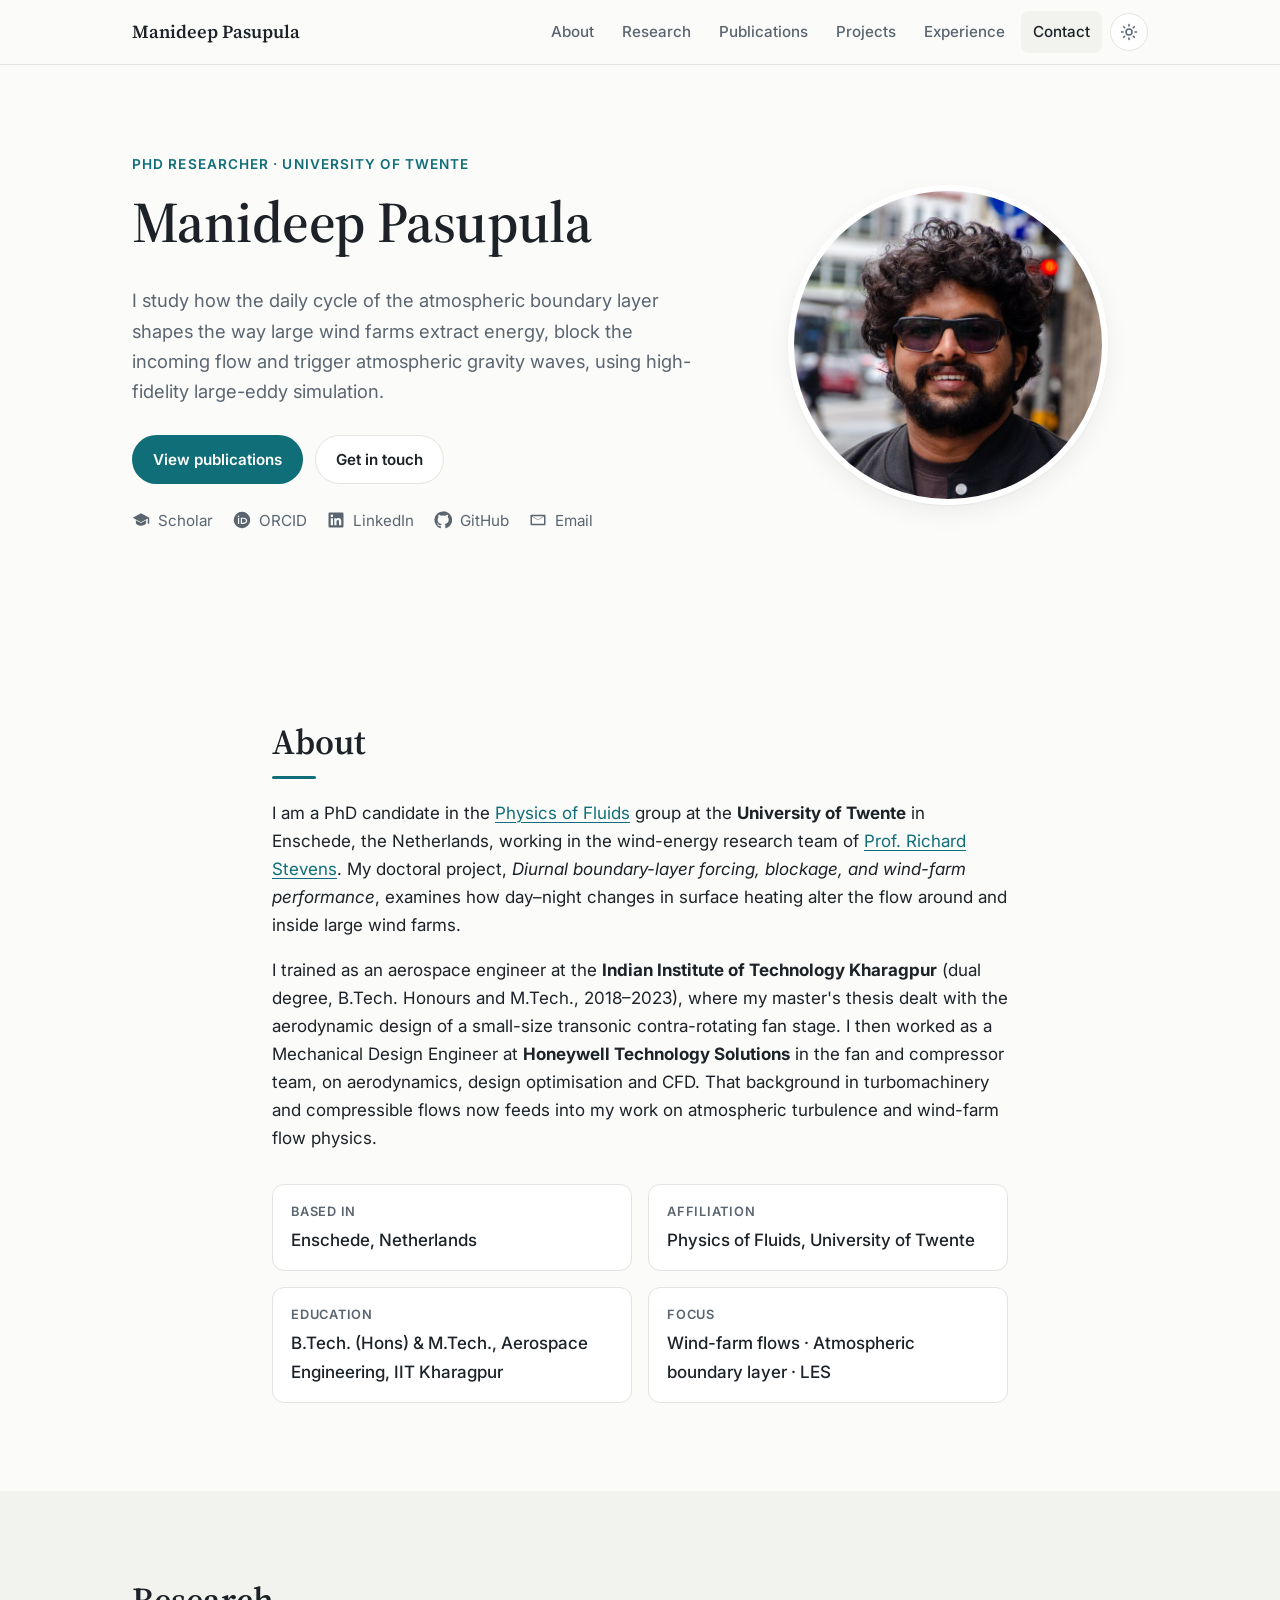
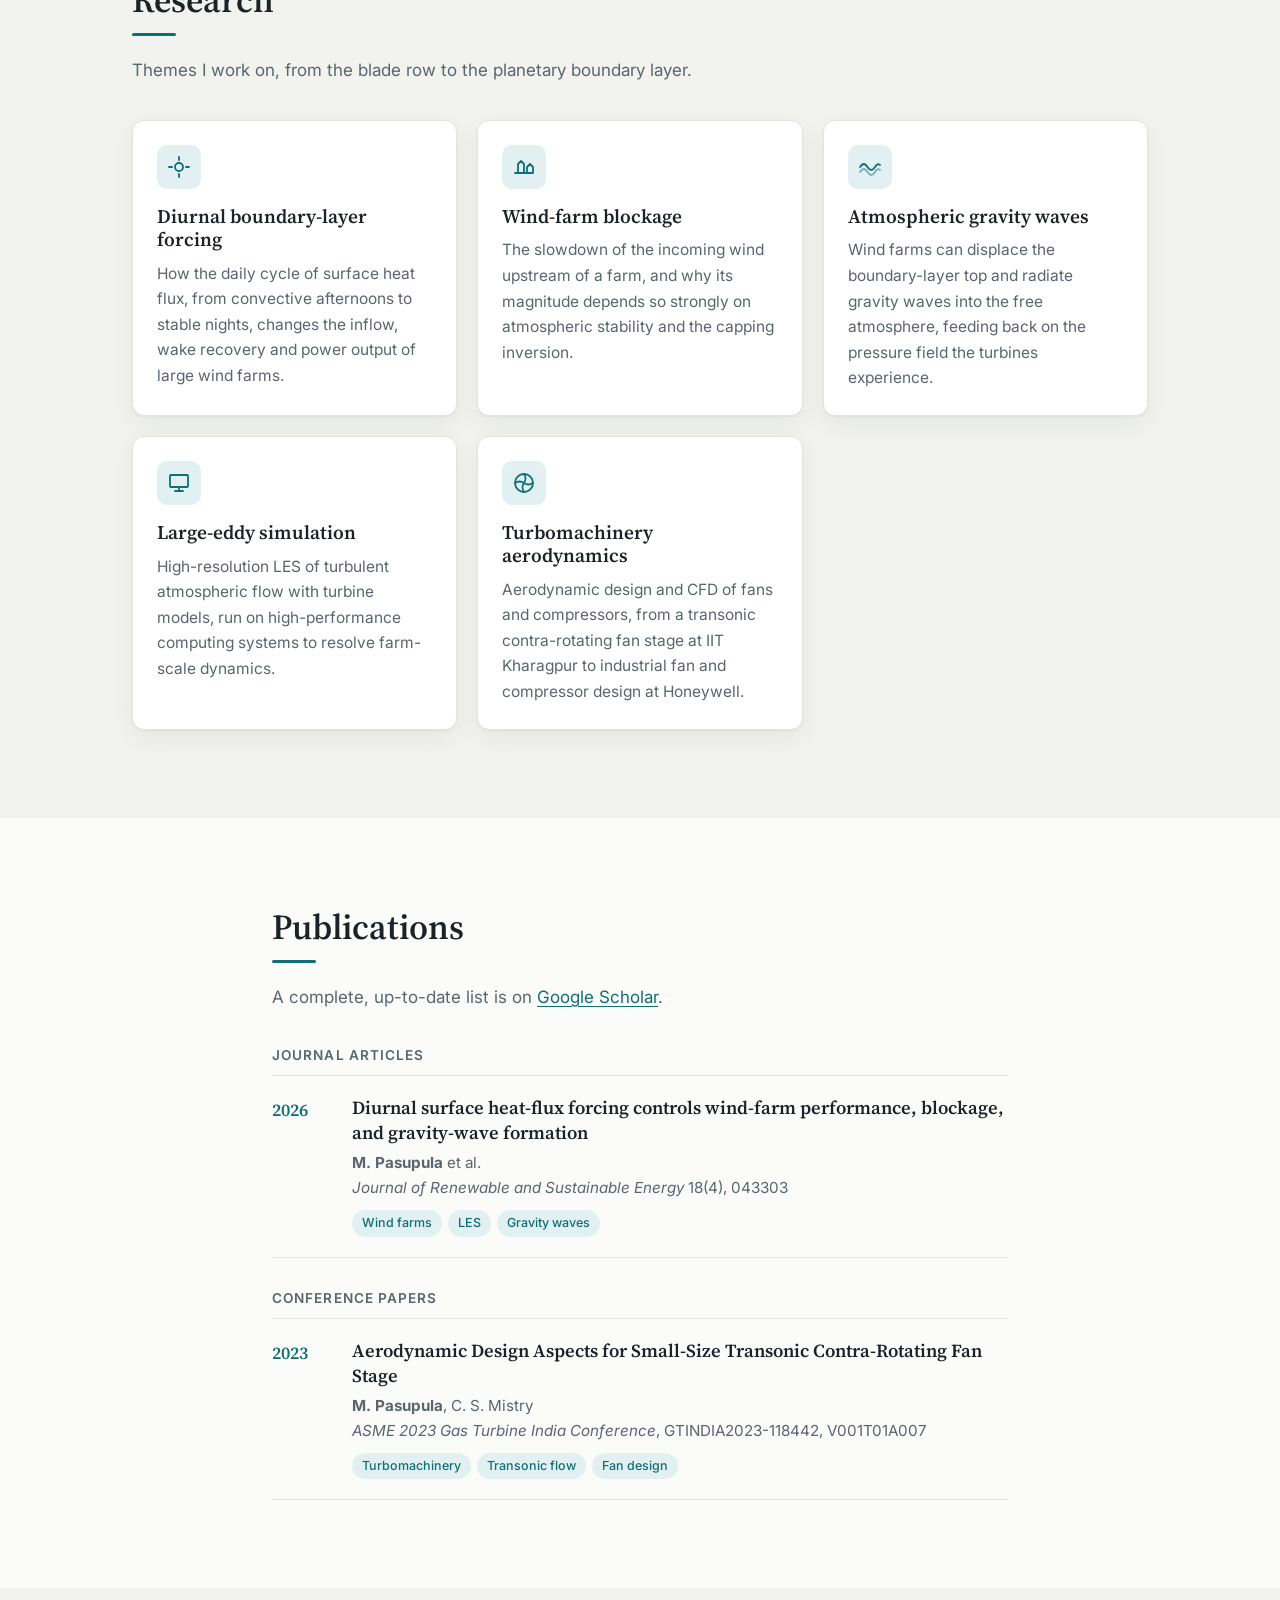
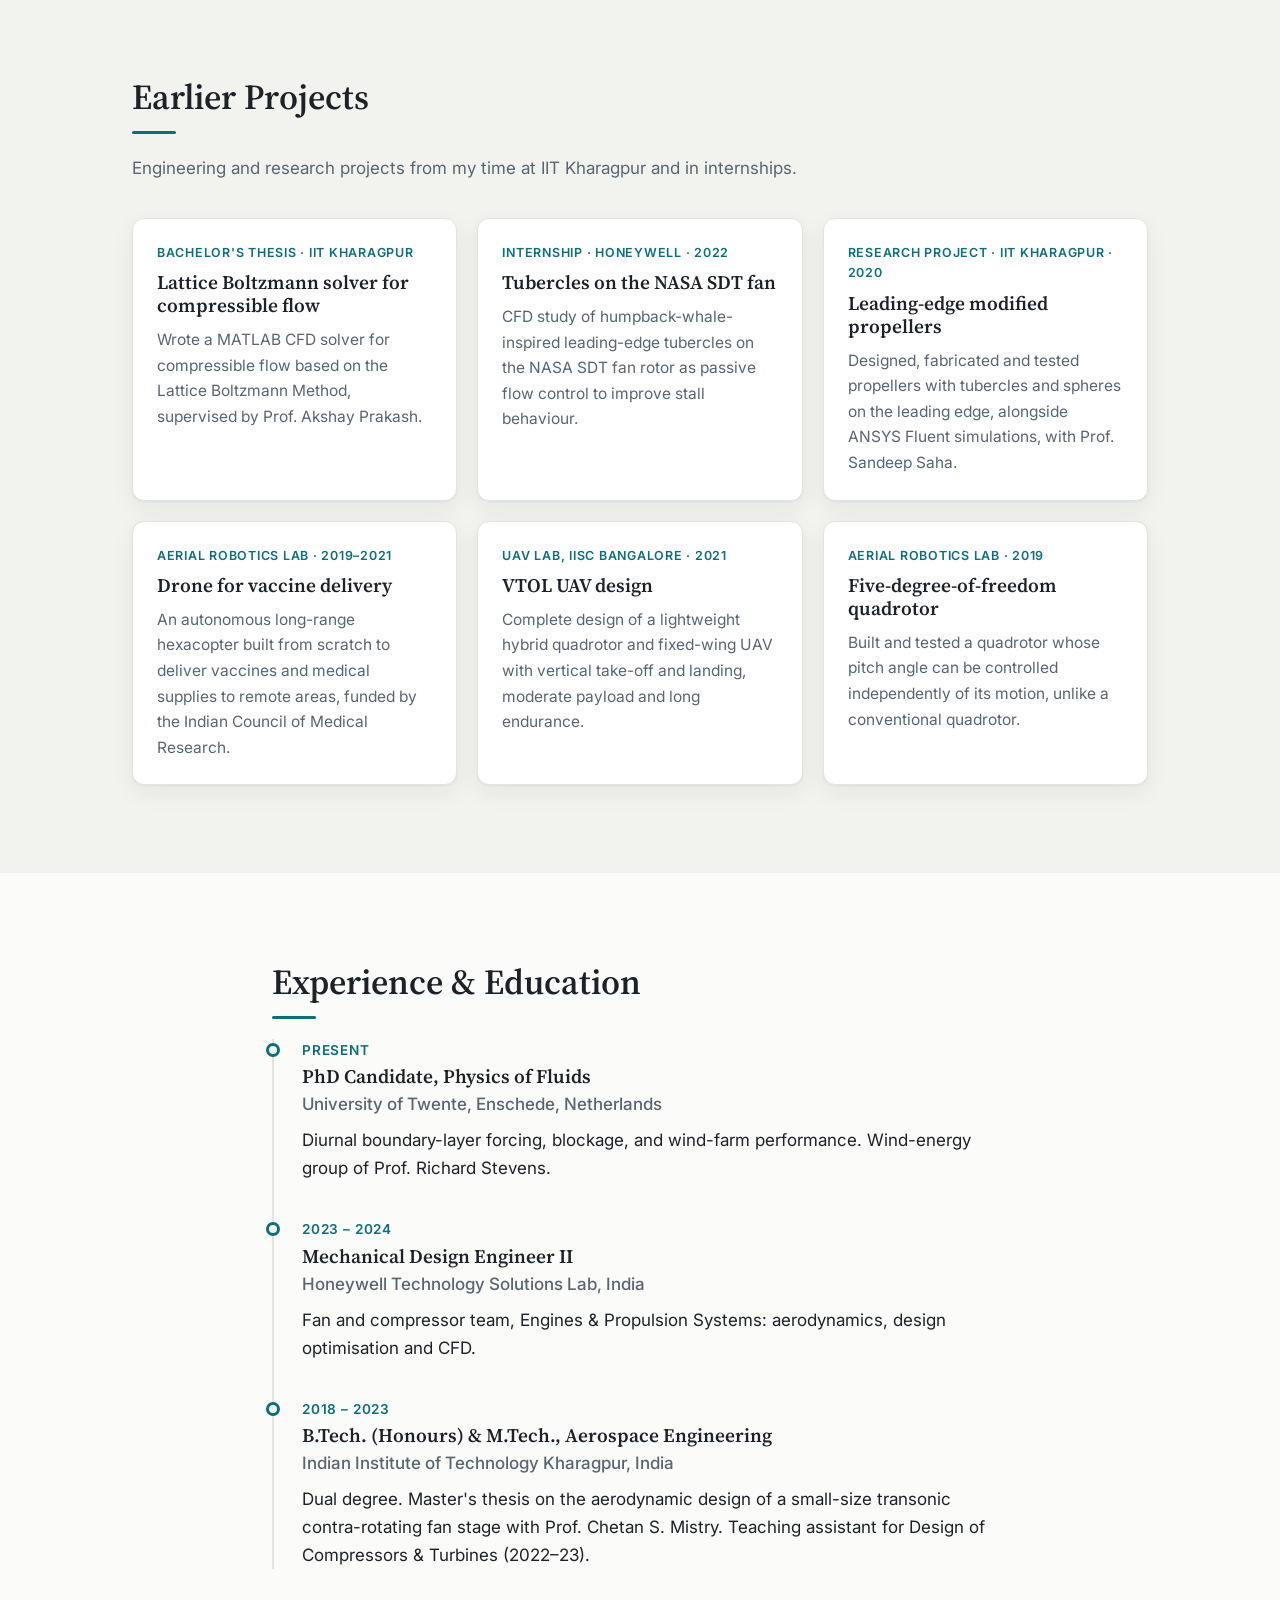
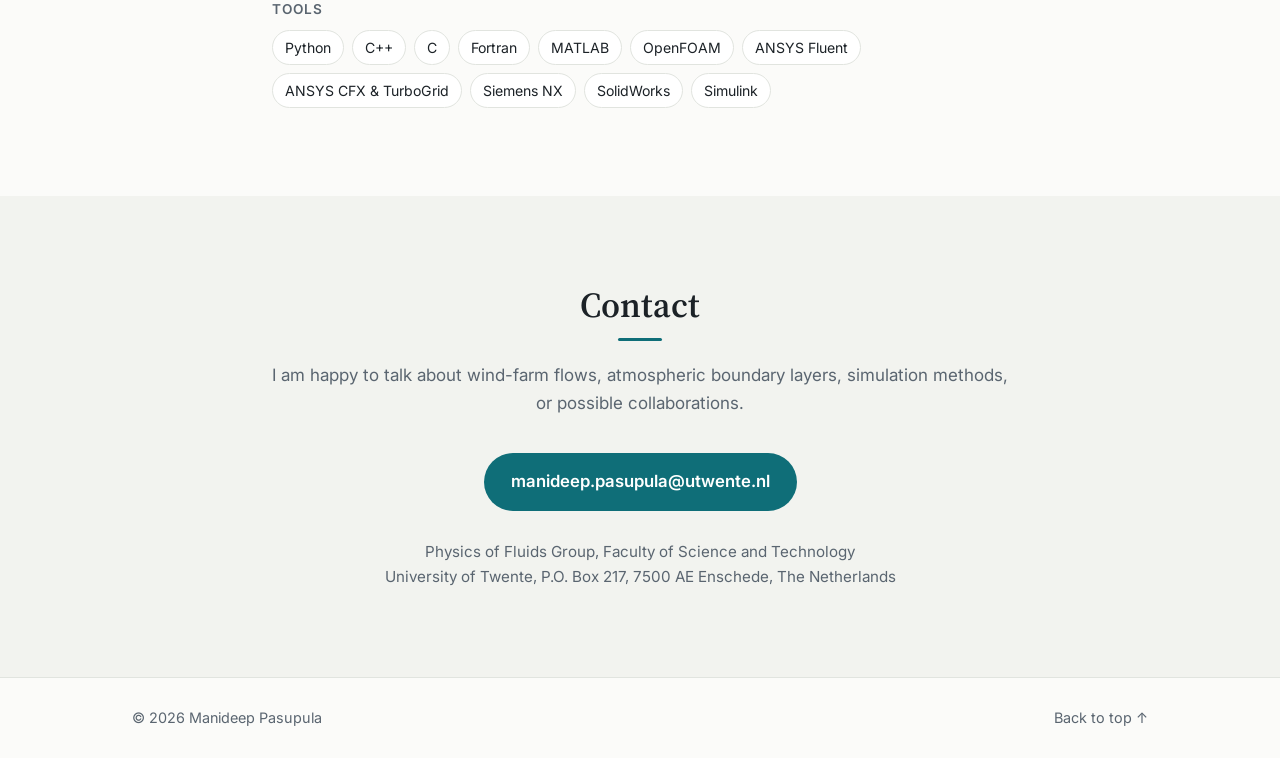
<file: index.html>
<!doctype html>
<html lang="en">
<head>
  <meta charset="utf-8">
  <meta name="viewport" content="width=device-width, initial-scale=1">
  <title>Manideep Pasupula | Wind Energy &amp; Atmospheric Flow Researcher</title>
  <meta name="description" content="Manideep Pasupula is a PhD researcher in the Physics of Fluids group at the University of Twente, studying how the diurnal atmospheric boundary layer shapes wind-farm performance, blockage and gravity waves.">
  <meta name="author" content="Manideep Pasupula">
  <meta property="og:title" content="Manideep Pasupula">
  <meta property="og:description" content="PhD researcher in wind-farm aerodynamics and atmospheric boundary-layer flows at the University of Twente.">
  <meta property="og:type" content="website">
  <link rel="icon" href="assets/img/favicon.svg" type="image/svg+xml">
  <link rel="preconnect" href="https://fonts.googleapis.com">
  <link rel="preconnect" href="https://fonts.gstatic.com" crossorigin>
  <link href="https://fonts.googleapis.com/css2?family=Inter:wght@400;500;600&family=Source+Serif+4:opsz,wght@8..60,500;8..60,600&display=swap" rel="stylesheet">
  <link rel="stylesheet" href="assets/css/style.css">
  <script>
    // Apply saved theme before paint to avoid a flash.
    try { const t = localStorage.getItem('theme'); if (t) document.documentElement.dataset.theme = t; } catch (e) {}
  </script>
</head>
<body>
  <a class="skip-link" href="#main">Skip to content</a>

  <header class="site-header">
    <nav class="nav container" aria-label="Primary">
      <a class="brand" href="#top">Manideep Pasupula</a>
      <button class="nav-toggle" aria-expanded="false" aria-controls="nav-links" aria-label="Open menu">
        <span></span><span></span><span></span>
      </button>
      <ul id="nav-links" class="nav-links">
        <li><a href="#about">About</a></li>
        <li><a href="#research">Research</a></li>
        <li><a href="#publications">Publications</a></li>
        <li><a href="#projects">Projects</a></li>
        <li><a href="#experience">Experience</a></li>
        <li><a href="#contact">Contact</a></li>
        <li>
          <button class="theme-toggle" aria-label="Toggle dark mode" title="Toggle dark mode">
            <svg class="icon-sun" viewBox="0 0 24 24" aria-hidden="true"><circle cx="12" cy="12" r="4"/><path d="M12 2v2M12 20v2M4.9 4.9l1.4 1.4M17.7 17.7l1.4 1.4M2 12h2M20 12h2M4.9 19.1l1.4-1.4M17.7 6.3l1.4-1.4"/></svg>
            <svg class="icon-moon" viewBox="0 0 24 24" aria-hidden="true"><path d="M21 12.8A9 9 0 1 1 11.2 3a7 7 0 0 0 9.8 9.8z"/></svg>
          </button>
        </li>
      </ul>
    </nav>
  </header>

  <main id="main">
    <!-- Hero -->
    <section id="top" class="hero">
      <div class="container hero-grid">
        <div class="hero-text">
          <p class="eyebrow">PhD Researcher · University of Twente</p>
          <h1>Manideep Pasupula</h1>
          <p class="lead">
            I study how the daily cycle of the atmospheric boundary layer shapes the way
            large wind farms extract energy, block the incoming flow and trigger atmospheric
            gravity waves, using high-fidelity large-eddy simulation.
          </p>
          <div class="hero-actions">
            <a class="btn btn-primary" href="#publications">View publications</a>
            <a class="btn btn-ghost" href="#contact">Get in touch</a>
          </div>
          <ul class="social" aria-label="Profiles">
            <li><a href="https://scholar.google.com/citations?user=fDZJsEsAAAAJ&amp;hl=en" target="_blank" rel="noopener" aria-label="Google Scholar">
              <svg viewBox="0 0 24 24" aria-hidden="true"><path d="M12 3 1 9l11 6 9-4.9V17h2V9L12 3zm-6.8 9.2V16c0 1.9 3 3.5 6.8 3.5s6.8-1.6 6.8-3.5v-3.8L12 16l-6.8-3.8z"/></svg>
              <span>Scholar</span></a></li>
            <li><a href="https://orcid.org/0009-0003-1359-6915" target="_blank" rel="noopener" aria-label="ORCID">
              <svg viewBox="0 0 24 24" aria-hidden="true"><path d="M12 1a11 11 0 1 0 0 22 11 11 0 0 0 0-22zM8.2 17.2H6.6V8.9h1.6v8.3zM7.4 7.9a1 1 0 1 1 0-2 1 1 0 0 1 0 2zm3 9.3V8.9h3.6c3.4 0 4.9 2.4 4.9 4.2 0 2-1.5 4.1-4.9 4.1h-3.6zm1.6-1.4h1.9c2.5 0 3.3-1.6 3.3-2.7 0-1.9-1.2-2.8-3.3-2.8H12v5.5z"/></svg>
              <span>ORCID</span></a></li>
            <li><a href="https://www.linkedin.com/in/manideep-pasupula-3b10b51a9/" target="_blank" rel="noopener" aria-label="LinkedIn">
              <svg viewBox="0 0 24 24" aria-hidden="true"><path d="M20.4 2H3.6A1.6 1.6 0 0 0 2 3.6v16.8A1.6 1.6 0 0 0 3.6 22h16.8a1.6 1.6 0 0 0 1.6-1.6V3.6A1.6 1.6 0 0 0 20.4 2zM8 19H5V9.5h3V19zM6.5 8.2a1.7 1.7 0 1 1 0-3.5 1.7 1.7 0 0 1 0 3.5zM19 19h-3v-4.6c0-1.1 0-2.5-1.5-2.5s-1.8 1.2-1.8 2.4V19h-3V9.5h2.9v1.3a3.2 3.2 0 0 1 2.8-1.6c3 0 3.6 2 3.6 4.6V19z"/></svg>
              <span>LinkedIn</span></a></li>
            <li><a href="https://github.com/mpasupula" target="_blank" rel="noopener" aria-label="GitHub">
              <svg viewBox="0 0 24 24" aria-hidden="true"><path d="M12 .5a11.5 11.5 0 0 0-3.6 22.4c.6.1.8-.3.8-.6v-2c-3.2.7-3.9-1.5-3.9-1.5-.5-1.3-1.3-1.7-1.3-1.7-1-.7.1-.7.1-.7 1.2.1 1.8 1.2 1.8 1.2 1 1.8 2.8 1.3 3.5 1 .1-.8.4-1.3.7-1.6-2.6-.3-5.3-1.3-5.3-5.7 0-1.3.5-2.3 1.2-3.1-.1-.3-.5-1.5.1-3.1 0 0 1-.3 3.2 1.2a11 11 0 0 1 5.8 0c2.2-1.5 3.2-1.2 3.2-1.2.6 1.6.2 2.8.1 3.1.8.8 1.2 1.8 1.2 3.1 0 4.4-2.7 5.4-5.3 5.7.4.4.8 1.1.8 2.2v3.2c0 .3.2.7.8.6A11.5 11.5 0 0 0 12 .5z"/></svg>
              <span>GitHub</span></a></li>
            <li><a href="mailto:manideep.pasupula@utwente.nl" aria-label="Email">
              <svg viewBox="0 0 24 24" aria-hidden="true"><path d="M3 5h18a1 1 0 0 1 1 1v12a1 1 0 0 1-1 1H3a1 1 0 0 1-1-1V6a1 1 0 0 1 1-1zm9 7.2L4 7.3V17h16V7.3l-8 4.9zM4.6 7l7.4 4.5L19.4 7H4.6z"/></svg>
              <span>Email</span></a></li>
          </ul>
        </div>
        <figure class="hero-portrait">
          <img src="assets/img/portrait.jpg" alt="Portrait of Manideep Pasupula" width="320" height="320">
        </figure>
      </div>
      <canvas id="flow" class="flow-canvas" aria-hidden="true"></canvas>
    </section>

    <!-- About -->
    <section id="about" class="section">
      <div class="container narrow">
        <h2 class="section-title">About</h2>
        <p>
          I am a PhD candidate in the <a href="https://pof.tnw.utwente.nl/" target="_blank" rel="noopener">Physics of Fluids</a>
          group at the <strong>University of Twente</strong> in Enschede, the Netherlands, working in the
          wind-energy research team of <a href="https://stevensrjam.github.io/Website/" target="_blank" rel="noopener">Prof. Richard Stevens</a>.
          My doctoral project, <em>Diurnal boundary-layer forcing, blockage, and wind-farm performance</em>,
          examines how day–night changes in surface heating alter the flow around and inside
          large wind farms.
        </p>
        <p>
          I trained as an aerospace engineer at the <strong>Indian Institute of Technology
          Kharagpur</strong> (dual degree, B.Tech. Honours and M.Tech., 2018–2023), where my
          master's thesis dealt with the aerodynamic design of a small-size transonic
          contra-rotating fan stage. I then worked as a Mechanical Design Engineer at
          <strong>Honeywell Technology Solutions</strong> in the fan and compressor team, on
          aerodynamics, design optimisation and CFD. That background in turbomachinery and
          compressible flows now feeds into my work on atmospheric turbulence and wind-farm
          flow physics.
        </p>
        <dl class="facts">
          <div><dt>Based in</dt><dd>Enschede, Netherlands</dd></div>
          <div><dt>Affiliation</dt><dd>Physics of Fluids, University of Twente</dd></div>
          <div><dt>Education</dt><dd>B.Tech. (Hons) &amp; M.Tech., Aerospace Engineering, IIT Kharagpur</dd></div>
          <div><dt>Focus</dt><dd>Wind-farm flows · Atmospheric boundary layer · LES</dd></div>
        </dl>
      </div>
    </section>

    <!-- Research -->
    <section id="research" class="section alt">
      <div class="container">
        <h2 class="section-title">Research</h2>
        <p class="section-intro">Themes I work on, from the blade row to the planetary boundary layer.</p>
        <div class="cards">
          <article class="card">
            <div class="card-icon" aria-hidden="true">
              <svg viewBox="0 0 24 24"><circle cx="12" cy="12" r="4"/><path d="M12 2v3M12 19v3M2 12h3M19 12h3"/></svg>
            </div>
            <h3>Diurnal boundary-layer forcing</h3>
            <p>How the daily cycle of surface heat flux, from convective afternoons to stable
              nights, changes the inflow, wake recovery and power output of large wind farms.</p>
          </article>
          <article class="card">
            <div class="card-icon" aria-hidden="true">
              <svg viewBox="0 0 24 24"><path d="M3 18h18M6 18V9l3-3 3 3v9M15 18v-6l3-3 3 3v6"/></svg>
            </div>
            <h3>Wind-farm blockage</h3>
            <p>The slowdown of the incoming wind upstream of a farm, and why its magnitude
              depends so strongly on atmospheric stability and the capping inversion.</p>
          </article>
          <article class="card">
            <div class="card-icon" aria-hidden="true">
              <svg viewBox="0 0 24 24"><path d="M2 12c2.5-4 5-4 7.5 0s5 4 7.5 0 3.5-3 5-2"/><path d="M2 17c2.5-4 5-4 7.5 0s5 4 7.5 0 3.5-3 5-2" opacity=".5"/></svg>
            </div>
            <h3>Atmospheric gravity waves</h3>
            <p>Wind farms can displace the boundary-layer top and radiate gravity waves into the
              free atmosphere, feeding back on the pressure field the turbines experience.</p>
          </article>
          <article class="card">
            <div class="card-icon" aria-hidden="true">
              <svg viewBox="0 0 24 24"><rect x="3" y="4" width="18" height="12" rx="1"/><path d="M8 20h8M12 16v4"/></svg>
            </div>
            <h3>Large-eddy simulation</h3>
            <p>High-resolution LES of turbulent atmospheric flow with turbine models, run on
              high-performance computing systems to resolve farm-scale dynamics.</p>
          </article>
          <article class="card">
            <div class="card-icon" aria-hidden="true">
              <svg viewBox="0 0 24 24"><circle cx="12" cy="12" r="9"/><path d="M12 3c2 3 2 6 0 9s-2 6 0 9M3 12c3-2 6-2 9 0s6 2 9 0"/></svg>
            </div>
            <h3>Turbomachinery aerodynamics</h3>
            <p>Aerodynamic design and CFD of fans and compressors, from a transonic
              contra-rotating fan stage at IIT Kharagpur to industrial fan and compressor design
              at Honeywell.</p>
          </article>
        </div>
      </div>
    </section>

    <!-- Publications -->
    <section id="publications" class="section">
      <div class="container narrow">
        <h2 class="section-title">Publications</h2>
        <p class="section-intro">
          A complete, up-to-date list is on
          <a href="https://scholar.google.com/citations?user=fDZJsEsAAAAJ&amp;hl=en" target="_blank" rel="noopener">Google Scholar</a>.
        </p>

        <h3 class="pub-group">Journal articles</h3>
        <ol class="pubs" reversed>
          <li class="pub">
            <span class="pub-year">2026</span>
            <div>
              <p class="pub-title">
                <a href="https://pubs.aip.org/aip/jrse/article/18/4/043303/3399193/Diurnal-surface-heat-flux-forcing-controls-wind" target="_blank" rel="noopener">
                  Diurnal surface heat-flux forcing controls wind-farm performance, blockage, and gravity-wave formation</a>
              </p>
              <p class="pub-authors"><strong>M. Pasupula</strong> et al.</p>
              <p class="pub-venue"><em>Journal of Renewable and Sustainable Energy</em> 18(4), 043303</p>
              <div class="pub-tags"><span>Wind farms</span><span>LES</span><span>Gravity waves</span></div>
            </div>
          </li>
        </ol>

        <h3 class="pub-group">Conference papers</h3>
        <ol class="pubs" reversed>
          <li class="pub">
            <span class="pub-year">2023</span>
            <div>
              <p class="pub-title">
                <a href="https://doi.org/10.1115/GTINDIA2023-118442" target="_blank" rel="noopener">
                  Aerodynamic Design Aspects for Small-Size Transonic Contra-Rotating Fan Stage</a>
              </p>
              <p class="pub-authors"><strong>M. Pasupula</strong>, C. S. Mistry</p>
              <p class="pub-venue"><em>ASME 2023 Gas Turbine India Conference</em>, GTINDIA2023-118442, V001T01A007</p>
              <div class="pub-tags"><span>Turbomachinery</span><span>Transonic flow</span><span>Fan design</span></div>
            </div>
          </li>
        </ol>
      </div>
    </section>

    <!-- Earlier projects -->
    <section id="projects" class="section alt">
      <div class="container">
        <h2 class="section-title">Earlier Projects</h2>
        <p class="section-intro">Engineering and research projects from my time at IIT Kharagpur and in internships.</p>
        <div class="cards">
          <article class="card">
            <p class="card-meta">Bachelor's thesis · IIT Kharagpur</p>
            <h3>Lattice Boltzmann solver for compressible flow</h3>
            <p>Wrote a MATLAB CFD solver for compressible flow based on the Lattice Boltzmann
              Method, supervised by Prof. Akshay Prakash.</p>
          </article>
          <article class="card">
            <p class="card-meta">Internship · Honeywell · 2022</p>
            <h3>Tubercles on the NASA SDT fan</h3>
            <p>CFD study of humpback-whale-inspired leading-edge tubercles on the NASA SDT fan
              rotor as passive flow control to improve stall behaviour.</p>
          </article>
          <article class="card">
            <p class="card-meta">Research project · IIT Kharagpur · 2020</p>
            <h3>Leading-edge modified propellers</h3>
            <p>Designed, fabricated and tested propellers with tubercles and spheres on the
              leading edge, alongside ANSYS Fluent simulations, with Prof. Sandeep Saha.</p>
          </article>
          <article class="card">
            <p class="card-meta">Aerial Robotics Lab · 2019–2021</p>
            <h3>Drone for vaccine delivery</h3>
            <p>An autonomous long-range hexacopter built from scratch to deliver vaccines and
              medical supplies to remote areas, funded by the Indian Council of Medical Research.</p>
          </article>
          <article class="card">
            <p class="card-meta">UAV Lab, IISc Bangalore · 2021</p>
            <h3>VTOL UAV design</h3>
            <p>Complete design of a lightweight hybrid quadrotor and fixed-wing UAV with vertical
              take-off and landing, moderate payload and long endurance.</p>
          </article>
          <article class="card">
            <p class="card-meta">Aerial Robotics Lab · 2019</p>
            <h3>Five-degree-of-freedom quadrotor</h3>
            <p>Built and tested a quadrotor whose pitch angle can be controlled independently of
              its motion, unlike a conventional quadrotor.</p>
          </article>
        </div>
      </div>
    </section>

    <!-- Experience -->
    <section id="experience" class="section">
      <div class="container narrow">
        <h2 class="section-title">Experience &amp; Education</h2>
        <ol class="timeline">
          <li>
            <p class="tl-when">Present</p>
            <h3>PhD Candidate, Physics of Fluids</h3>
            <p class="tl-where">University of Twente, Enschede, Netherlands</p>
            <p>Diurnal boundary-layer forcing, blockage, and wind-farm performance.
              Wind-energy group of Prof. Richard Stevens.</p>
          </li>
          <li>
            <p class="tl-when">2023 – 2024</p>
            <h3>Mechanical Design Engineer II</h3>
            <p class="tl-where">Honeywell Technology Solutions Lab, India</p>
            <p>Fan and compressor team, Engines &amp; Propulsion Systems: aerodynamics, design
              optimisation and CFD.</p>
          </li>
          <li>
            <p class="tl-when">2018 – 2023</p>
            <h3>B.Tech. (Honours) &amp; M.Tech., Aerospace Engineering</h3>
            <p class="tl-where">Indian Institute of Technology Kharagpur, India</p>
            <p>Dual degree. Master's thesis on the aerodynamic design of a small-size transonic
              contra-rotating fan stage with Prof. Chetan S. Mistry. Teaching assistant for
              Design of Compressors &amp; Turbines (2022–23).</p>
          </li>
        </ol>
        <h3 class="pub-group">Tools</h3>
        <ul class="skills">
          <li>Python</li><li>C++</li><li>C</li><li>Fortran</li><li>MATLAB</li><li>OpenFOAM</li><li>ANSYS Fluent</li>
          <li>ANSYS CFX &amp; TurboGrid</li><li>Siemens NX</li><li>SolidWorks</li><li>Simulink</li>
        </ul>
        <!-- Uncomment and point to your CV once it is in assets/:
        <p class="cv-link"><a class="btn btn-ghost" href="assets/cv.pdf">Download CV (PDF)</a></p>
        -->
      </div>
    </section>

    <!-- Contact -->
    <section id="contact" class="section alt">
      <div class="container narrow center">
        <h2 class="section-title">Contact</h2>
        <p class="section-intro">
          I am happy to talk about wind-farm flows, atmospheric boundary layers, simulation
          methods, or possible collaborations.
        </p>
        <a class="btn btn-primary btn-lg" href="mailto:manideep.pasupula@utwente.nl">manideep.pasupula@utwente.nl</a>
        <address class="address">
          Physics of Fluids Group, Faculty of Science and Technology<br>
          University of Twente, P.O. Box 217, 7500 AE Enschede, The Netherlands
        </address>
      </div>
    </section>
  </main>

  <footer class="site-footer">
    <div class="container">
      <p>© <span id="year">2026</span> Manideep Pasupula</p>
      <p><a href="#top">Back to top ↑</a></p>
    </div>
  </footer>

  <script src="assets/js/main.js" defer></script>
</body>
</html>
</file>
<file: assets/css/style.css>
/* ---------- Theme tokens ---------- */
:root {
  --bg: #fbfbf9;
  --bg-alt: #f2f3ef;
  --surface: #ffffff;
  --text: #1c2227;
  --muted: #5a6570;
  --border: #e1e4df;
  --accent: #0f6e78;
  --accent-strong: #0a5760;
  --accent-soft: #e2f0f1;
  --on-accent: #ffffff;
  --flow: 15, 110, 120;
  --shadow: 0 1px 2px rgba(20, 30, 40, .05), 0 8px 24px rgba(20, 30, 40, .06);
  --radius: 12px;
  --serif: "Source Serif 4", Georgia, "Times New Roman", serif;
  --sans: "Inter", system-ui, -apple-system, "Segoe UI", Roboto, sans-serif;
  color-scheme: light;
}

@media (prefers-color-scheme: dark) {
  :root:not([data-theme="light"]) {
    --bg: #11161a;
    --bg-alt: #161c21;
    --surface: #1b2228;
    --text: #e6eaed;
    --muted: #9aa6b0;
    --border: #2a333a;
    --accent: #5cc2cc;
    --accent-strong: #7fd3db;
    --accent-soft: #1b3438;
    --on-accent: #0b1a1c;
    --flow: 92, 194, 204;
    --shadow: 0 1px 2px rgba(0, 0, 0, .3), 0 8px 24px rgba(0, 0, 0, .25);
    color-scheme: dark;
  }
}

:root[data-theme="dark"] {
  --bg: #11161a;
  --bg-alt: #161c21;
  --surface: #1b2228;
  --text: #e6eaed;
  --muted: #9aa6b0;
  --border: #2a333a;
  --accent: #5cc2cc;
  --accent-strong: #7fd3db;
  --accent-soft: #1b3438;
  --on-accent: #0b1a1c;
  --flow: 92, 194, 204;
  --shadow: 0 1px 2px rgba(0, 0, 0, .3), 0 8px 24px rgba(0, 0, 0, .25);
  color-scheme: dark;
}

/* ---------- Base ---------- */
*, *::before, *::after { box-sizing: border-box; }
html { scroll-behavior: smooth; scroll-padding-top: 72px; }
body {
  margin: 0;
  background: var(--bg);
  color: var(--text);
  font: 400 17px/1.65 var(--sans);
  -webkit-font-smoothing: antialiased;
}
img { max-width: 100%; display: block; }
a { color: var(--accent); text-decoration-thickness: 1px; text-underline-offset: 3px; }
a:hover { color: var(--accent-strong); }
h1, h2, h3 { font-family: var(--serif); font-weight: 600; line-height: 1.2; margin: 0 0 .5em; }
p { margin: 0 0 1em; }

.container { width: 100%; max-width: 1080px; margin: 0 auto; padding: 0 16px; }
@media (min-width: 640px) { .container { padding: 0 32px; } }
.narrow { max-width: 800px; }
.center { text-align: center; }

.skip-link {
  position: absolute; left: -999px; top: 8px;
  background: var(--accent); color: #fff; padding: 8px 12px; border-radius: 6px; z-index: 100;
}
.skip-link:focus { left: 8px; }
:focus-visible { outline: 2px solid var(--accent); outline-offset: 3px; border-radius: 4px; }

/* ---------- Header / nav ---------- */
.site-header {
  position: sticky; top: 0; z-index: 50;
  background: color-mix(in srgb, var(--bg) 85%, transparent);
  backdrop-filter: saturate(1.4) blur(10px);
  border-bottom: 1px solid var(--border);
}
.nav { display: flex; align-items: center; justify-content: space-between; height: 64px; }
.brand { font-family: var(--serif); font-weight: 600; font-size: 1.15rem; color: var(--text); text-decoration: none; }
.nav-links { list-style: none; display: flex; align-items: center; gap: 4px; margin: 0; padding: 0; }
.nav-links a {
  display: block; padding: 8px 12px; border-radius: 8px;
  color: var(--muted); text-decoration: none; font-size: .95rem; font-weight: 500;
}
.nav-links a:hover, .nav-links a.active { color: var(--text); background: var(--bg-alt); }

.theme-toggle {
  display: grid; place-items: center; width: 38px; height: 38px; margin-left: 4px;
  border: 1px solid var(--border); border-radius: 50%; background: var(--surface);
  color: var(--muted); cursor: pointer;
}
.theme-toggle:hover { color: var(--text); }
.theme-toggle svg { width: 18px; height: 18px; fill: none; stroke: currentColor; stroke-width: 2; stroke-linecap: round; }
.theme-toggle .icon-moon { display: none; }
:root[data-theme="dark"] .theme-toggle .icon-sun { display: none; }
:root[data-theme="dark"] .theme-toggle .icon-moon { display: block; }
@media (prefers-color-scheme: dark) {
  :root:not([data-theme="light"]) .theme-toggle .icon-sun { display: none; }
  :root:not([data-theme="light"]) .theme-toggle .icon-moon { display: block; }
}

.nav-toggle {
  display: none; width: 40px; height: 40px; padding: 10px 9px;
  background: none; border: 0; cursor: pointer; flex-direction: column; justify-content: space-between;
}
.nav-toggle span { display: block; height: 2px; background: var(--text); border-radius: 2px; transition: transform .2s, opacity .2s; }
.nav-toggle[aria-expanded="true"] span:nth-child(1) { transform: translateY(7px) rotate(45deg); }
.nav-toggle[aria-expanded="true"] span:nth-child(2) { opacity: 0; }
.nav-toggle[aria-expanded="true"] span:nth-child(3) { transform: translateY(-7px) rotate(-45deg); }

@media (max-width: 900px) {
  .nav-toggle { display: flex; }
  .nav-links {
    position: absolute; top: 64px; left: 0; right: 0;
    flex-direction: column; align-items: stretch; gap: 0;
    padding: 8px 16px 16px; background: var(--bg); border-bottom: 1px solid var(--border);
    display: none;
  }
  .nav-links.open { display: flex; }
  .nav-links a { padding: 12px; }
  .theme-toggle { margin: 8px 12px 0; }
}

/* ---------- Hero ---------- */
.hero { position: relative; overflow: hidden; padding: 88px 0 96px; }
.flow-canvas { position: absolute; inset: 0; width: 100%; height: 100%; z-index: 0; pointer-events: none; }
.hero-grid { position: relative; z-index: 1; display: grid; grid-template-columns: 1.4fr 1fr; gap: 56px; align-items: center; }
.eyebrow { font-size: .85rem; font-weight: 600; letter-spacing: .08em; text-transform: uppercase; color: var(--accent); margin-bottom: 12px; }
.hero h1 { font-size: clamp(2.4rem, 6vw, 3.6rem); letter-spacing: -.01em; }
.lead { font-size: 1.15rem; color: var(--muted); max-width: 36em; }
.hero-actions { display: flex; flex-wrap: wrap; gap: 12px; margin: 28px 0 24px; }
.hero-portrait img {
  width: 100%; height: auto; max-width: 320px; margin-left: auto; aspect-ratio: 1; object-fit: cover;
  border-radius: 50%; border: 6px solid var(--surface); box-shadow: var(--shadow);
}
@media (max-width: 760px) {
  .hero { padding: 56px 0 64px; }
  .hero-grid { grid-template-columns: 1fr; gap: 32px; }
  .hero-portrait { order: -1; }
  .hero-portrait img { max-width: 160px; margin: 0; }
}

.btn {
  display: inline-flex; align-items: center; justify-content: center;
  padding: 11px 20px; border-radius: 999px; font-weight: 600; font-size: .95rem;
  text-decoration: none; border: 1px solid transparent; transition: background .15s, border-color .15s, color .15s;
}
.btn-primary, .btn-primary:hover { background: var(--accent); color: var(--on-accent); }
.btn-primary:hover { background: var(--accent-strong); }
.btn-ghost { border-color: var(--border); color: var(--text); background: var(--surface); }
.btn-ghost:hover { border-color: var(--accent); color: var(--accent); }
.btn-lg { font-size: 1.05rem; padding: 14px 26px; overflow-wrap: anywhere; }

.social { list-style: none; display: flex; flex-wrap: wrap; gap: 8px 20px; padding: 0; margin: 0; }
.social a { display: inline-flex; align-items: center; gap: 8px; color: var(--muted); text-decoration: none; font-size: .95rem; }
.social a:hover { color: var(--accent); }
.social svg { width: 18px; height: 18px; fill: currentColor; }

/* ---------- Sections ---------- */
.section { padding: 88px 0; }
.section.alt { background: var(--bg-alt); }
.section-title { font-size: clamp(1.7rem, 3.5vw, 2.2rem); margin-bottom: 20px; }
.section-title::after { content: ""; display: block; width: 44px; height: 3px; margin-top: 12px; background: var(--accent); border-radius: 2px; }
.center .section-title::after { margin-left: auto; margin-right: auto; }
.section-intro { color: var(--muted); margin-bottom: 36px; }
@media (max-width: 640px) { .section { padding: 64px 0; } }

.facts { display: grid; grid-template-columns: repeat(auto-fit, minmax(260px, 1fr)); gap: 16px; margin: 32px 0 0; }
.facts div { padding: 16px 18px; background: var(--surface); border: 1px solid var(--border); border-radius: var(--radius); }
.facts dt { font-size: .8rem; text-transform: uppercase; letter-spacing: .06em; color: var(--muted); font-weight: 600; }
.facts dd { margin: 4px 0 0; font-weight: 500; }

/* ---------- Research cards ---------- */
.cards { display: grid; grid-template-columns: repeat(auto-fill, minmax(280px, 1fr)); gap: 20px; }
.card {
  background: var(--surface); border: 1px solid var(--border); border-radius: var(--radius);
  padding: 24px; box-shadow: var(--shadow); transition: transform .2s, border-color .2s;
}
.card:hover { transform: translateY(-2px); border-color: color-mix(in srgb, var(--accent) 40%, var(--border)); }
.card h3 { font-size: 1.2rem; }
.card p { color: var(--muted); margin: 0; font-size: .97rem; }
.card-icon { display: grid; place-items: center; width: 44px; height: 44px; margin-bottom: 16px; border-radius: 10px; background: var(--accent-soft); color: var(--accent); }
.card-icon svg { width: 24px; height: 24px; fill: none; stroke: currentColor; stroke-width: 1.8; stroke-linecap: round; stroke-linejoin: round; }

/* ---------- Publications ---------- */
.pub-group { font-family: var(--sans); font-size: .85rem; text-transform: uppercase; letter-spacing: .08em; color: var(--muted); margin: 32px 0 12px; }
.pubs { list-style: none; padding: 0; margin: 0; }
.pub { display: grid; grid-template-columns: 64px 1fr; gap: 16px; padding: 20px 0; border-top: 1px solid var(--border); }
.pub:last-child { border-bottom: 1px solid var(--border); }
.pub-year { font-family: var(--serif); font-weight: 600; font-size: 1.1rem; color: var(--accent); }
.pub-title { font-family: var(--serif); font-size: 1.15rem; font-weight: 600; margin-bottom: 4px; line-height: 1.35; }
.pub-title a { color: var(--text); text-decoration: none; }
.pub-title a:hover { color: var(--accent); text-decoration: underline; }
.pub-authors, .pub-venue { margin: 0; color: var(--muted); font-size: .95rem; }
.pub-tags { display: flex; flex-wrap: wrap; gap: 6px; margin-top: 10px; }
.pub-tags span { font-size: .78rem; padding: 3px 10px; border-radius: 999px; background: var(--accent-soft); color: var(--accent); font-weight: 500; }
@media (max-width: 520px) { .pub { grid-template-columns: 1fr; gap: 4px; } }

/* ---------- Timeline ---------- */
.timeline { list-style: none; margin: 0; padding: 0 0 0 28px; border-left: 2px solid var(--border); }
.timeline li { position: relative; padding-bottom: 36px; }
.timeline li:last-child { padding-bottom: 0; }
.timeline li::before {
  content: ""; position: absolute; left: -36px; top: 4px; width: 14px; height: 14px;
  border-radius: 50%; background: var(--bg-alt); border: 3px solid var(--accent);
}
.tl-when { font-size: .85rem; font-weight: 600; color: var(--accent); margin-bottom: 4px; text-transform: uppercase; letter-spacing: .06em; }
.timeline h3 { font-size: 1.2rem; margin-bottom: 2px; }
.tl-where { color: var(--muted); font-weight: 500; margin-bottom: 8px; }
.timeline p:last-child { margin: 0; }
.cv-link { margin-top: 36px; }

/* ---------- Contact / footer ---------- */
.address { font-style: normal; color: var(--muted); margin-top: 28px; font-size: .95rem; }
.site-footer { border-top: 1px solid var(--border); padding: 28px 0; color: var(--muted); font-size: .9rem; }
.site-footer .container { display: flex; justify-content: space-between; flex-wrap: wrap; gap: 8px; }
.site-footer p { margin: 0; }
.site-footer a { color: var(--muted); text-decoration: none; }
.site-footer a:hover { color: var(--accent); }

/* ---------- Reveal on scroll ---------- */
.reveal { opacity: 0; transform: translateY(12px); transition: opacity .6s ease, transform .6s ease; }
.reveal.visible { opacity: 1; transform: none; }

@media (prefers-reduced-motion: reduce) {
  html { scroll-behavior: auto; }
  .reveal { opacity: 1; transform: none; transition: none; }
  .card { transition: none; }
}

/* ---------- Project meta & skills ---------- */
.card-meta { font-size: .78rem !important; font-weight: 600; text-transform: uppercase; letter-spacing: .06em; color: var(--accent) !important; margin: 0 0 8px !important; }
.skills { list-style: none; display: flex; flex-wrap: wrap; gap: 8px; padding: 0; margin: 0; }
.skills li { padding: 5px 12px; border: 1px solid var(--border); border-radius: 999px; background: var(--surface); font-size: .88rem; }
</file>
